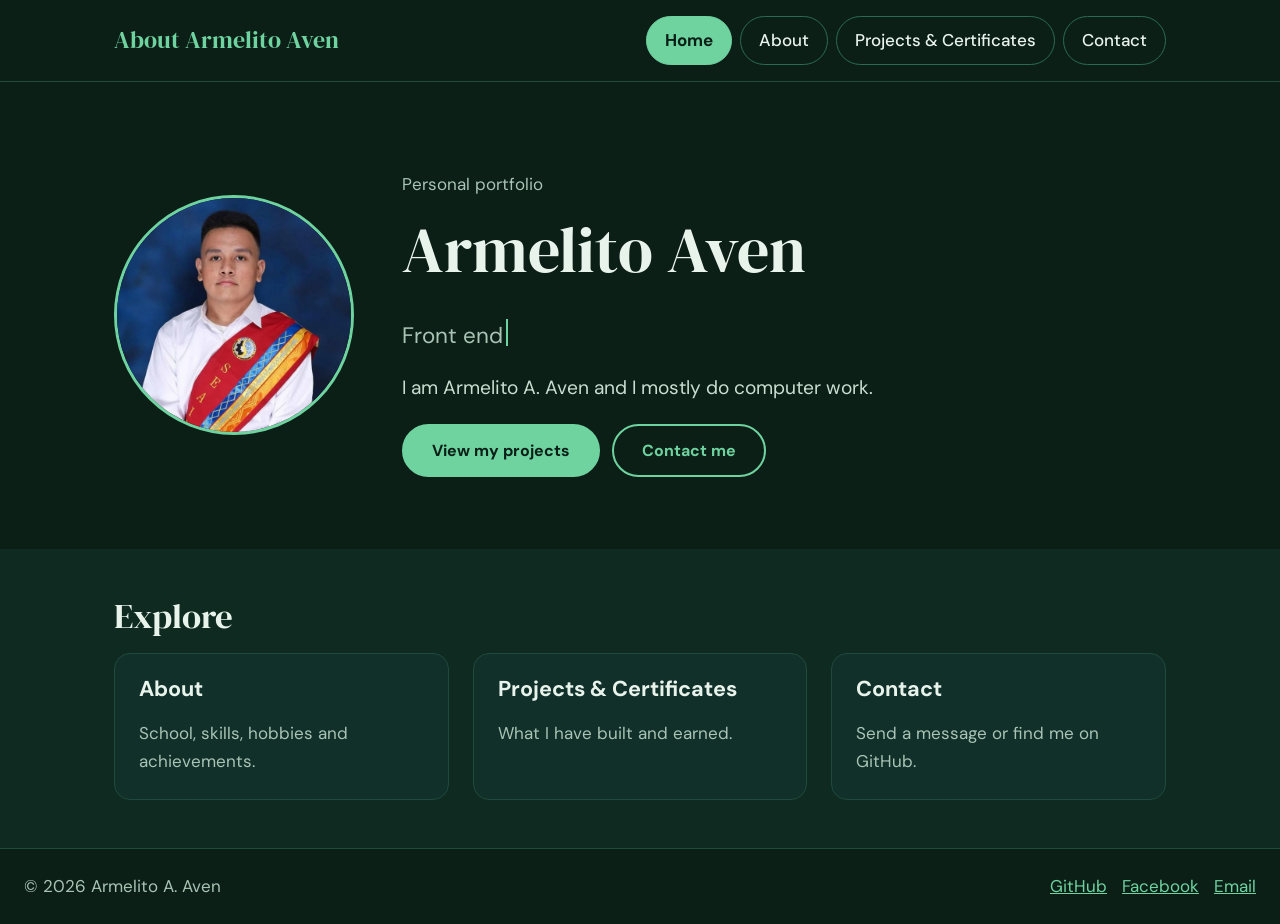
<file: index.html>
<!doctype html>
<html lang="en">
<head>
<meta charset="utf-8">
<meta name="viewport" content="width=device-width, initial-scale=1">
<title>Armelito Aven | Personal Portfolio</title>
<meta name="description" content="Personal portfolio of Armelito A. Aven, a student who does computer work and front end coding.">
<meta name="author" content="Armelito A. Aven">
<meta property="og:title" content="Armelito Aven | Personal Portfolio">
<meta property="og:description" content="Personal portfolio of Armelito A. Aven, a student who does computer work and front end coding.">
<meta property="og:image" content="assets/profile.jpg">
<meta name="theme-color" content="#0B1F17">
<link rel="icon" href="data:image/svg+xml,%3Csvg xmlns='http://www.w3.org/2000/svg' viewBox='0 0 64 64'%3E%3Crect width='64' height='64' rx='14' fill='%230B1F17'/%3E%3Ctext x='32' y='44' font-size='34' text-anchor='middle' fill='%236FD3A0' font-family='serif'%3EA%3C/text%3E%3C/svg%3E">
<link rel="preconnect" href="https://fonts.googleapis.com">
<link rel="stylesheet" href="https://fonts.googleapis.com/css2?family=DM+Serif+Display&family=DM+Sans:wght@400;500;700&display=swap">
<link rel="stylesheet" href="style.css">
</head>
<body>
<a class="skip" href="#main">Skip to content</a>
<header class="bar"><div class="bar-in">
<a class="brand" href="index.html">About Armelito Aven</a>
<button class="menu" aria-label="Open menu" aria-expanded="false" aria-controls="nav">Menu</button>
<nav id="nav" aria-label="Main"><a href="index.html" class=active aria-current=page>Home</a><a href="about.html">About</a><a href="projects.html">Projects &amp; Certificates</a><a href="contact.html">Contact</a></nav>
</div></header>
<main id="main">
<section class="hero"><img class="avatar" src="assets/profile.jpg" alt="Portrait of Armelito A. Aven in a white shirt and graduation sash" width="240" height="240">
<div class="hero-t"><p class="muted">Personal portfolio</p><h1>Armelito Aven</h1>
<p class="type" aria-live="off"><span id="typed">Student</span><span class="caret" aria-hidden="true"></span></p>
<p class="lead">I am Armelito A. Aven and I mostly do computer work.</p>
<div class="row"><a class="btn" href="projects.html">View my projects</a><a class="btn ghost" href="contact.html">Contact me</a></div></div></section>
<section class="alt"><div class="wrap"><h2>Explore</h2><div class="grid">
<a class="card link" href="about.html"><h3>About</h3><p>School, skills, hobbies and achievements.</p></a>
<a class="card link" href="projects.html"><h3>Projects &amp; Certificates</h3><p>What I have built and earned.</p></a>
<a class="card link" href="contact.html"><h3>Contact</h3><p>Send a message or find me on GitHub.</p></a>
</div></div></section>
</main>
<footer><p>&copy; <span id="year">2026</span> Armelito A. Aven</p><p><a href="https://github.com/aevengaming20-create" target="_blank" rel="noopener">GitHub</a> &nbsp; <a href="https://www.facebook.com/armelito.aven.7" target="_blank" rel="noopener">Facebook</a> &nbsp; <a href="mailto:aevengaming20@gmail.com">Email</a></p></footer>
<button class="top" aria-label="Back to top" hidden>Top</button>
<script src="script.js"></script>
</body>
</html>
</file>
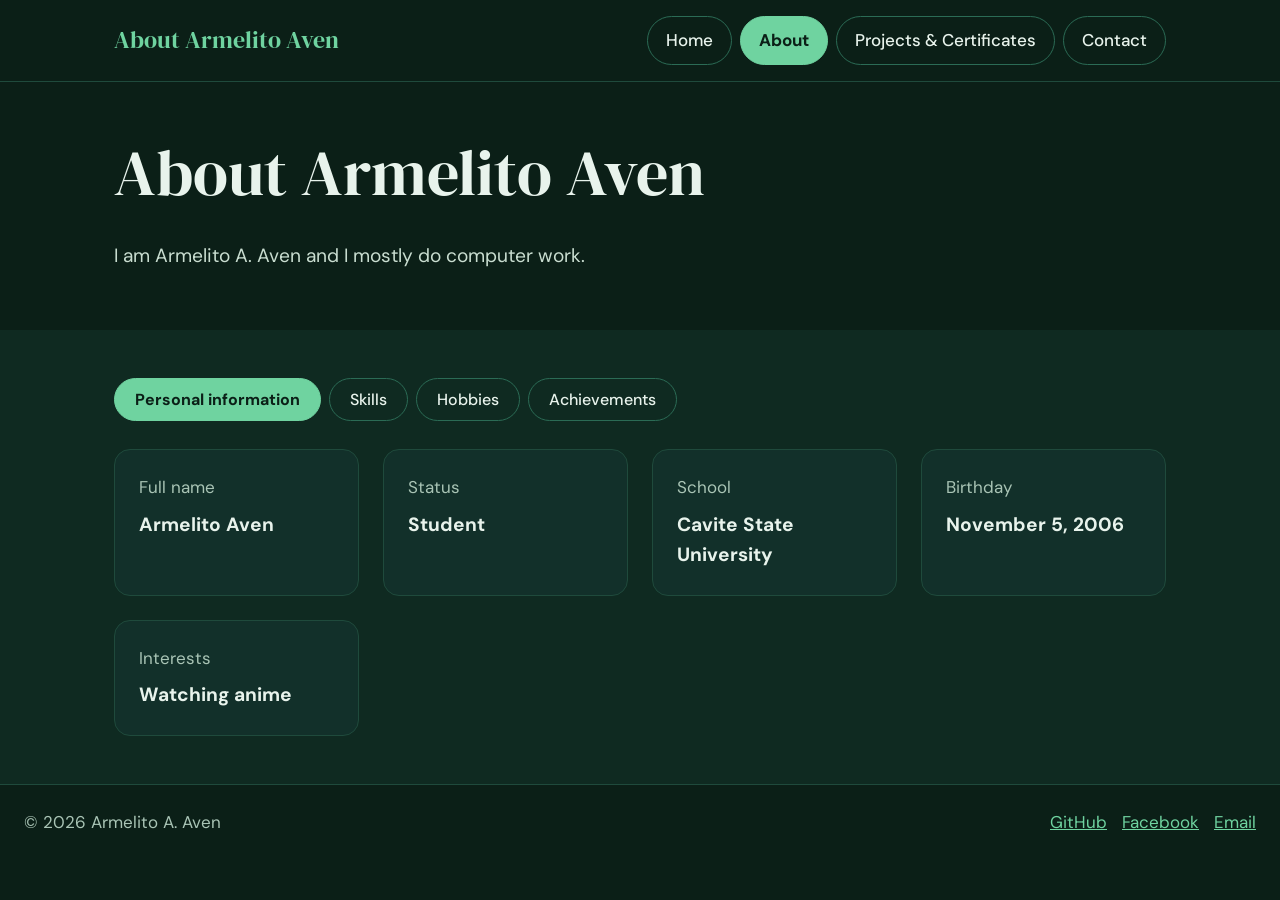
<file: about.html>
<!doctype html>
<html lang="en">
<head>
<meta charset="utf-8">
<meta name="viewport" content="width=device-width, initial-scale=1">
<title>About Armelito Aven</title>
<meta name="description" content="About Armelito A. Aven: school, skills, hobbies and achievements.">
<meta name="author" content="Armelito A. Aven">
<meta property="og:title" content="About Armelito Aven">
<meta property="og:description" content="About Armelito A. Aven: school, skills, hobbies and achievements.">
<meta property="og:image" content="assets/profile.jpg">
<meta name="theme-color" content="#0B1F17">
<link rel="icon" href="data:image/svg+xml,%3Csvg xmlns='http://www.w3.org/2000/svg' viewBox='0 0 64 64'%3E%3Crect width='64' height='64' rx='14' fill='%230B1F17'/%3E%3Ctext x='32' y='44' font-size='34' text-anchor='middle' fill='%236FD3A0' font-family='serif'%3EA%3C/text%3E%3C/svg%3E">
<link rel="preconnect" href="https://fonts.googleapis.com">
<link rel="stylesheet" href="https://fonts.googleapis.com/css2?family=DM+Serif+Display&family=DM+Sans:wght@400;500;700&display=swap">
<link rel="stylesheet" href="style.css">
</head>
<body>
<a class="skip" href="#main">Skip to content</a>
<header class="bar"><div class="bar-in">
<a class="brand" href="index.html">About Armelito Aven</a>
<button class="menu" aria-label="Open menu" aria-expanded="false" aria-controls="nav">Menu</button>
<nav id="nav" aria-label="Main"><a href="index.html">Home</a><a href="about.html" class=active aria-current=page>About</a><a href="projects.html">Projects &amp; Certificates</a><a href="contact.html">Contact</a></nav>
</div></header>
<main id="main">
<section class="wrap pad"><h1>About Armelito Aven</h1><p class="lead">I am Armelito A. Aven and I mostly do computer work.</p></section>
<section class="alt"><div class="wrap"><div class="tabs" role="tablist" aria-label="About sections">
<button role="tab" aria-selected="true" aria-controls="p1" id="t1">Personal information</button>
<button role="tab" aria-selected="false" aria-controls="p2" id="t2" tabindex="-1">Skills</button>
<button role="tab" aria-selected="false" aria-controls="p3" id="t3" tabindex="-1">Hobbies</button>
<button role="tab" aria-selected="false" aria-controls="p4" id="t4" tabindex="-1">Achievements</button></div>
<div role="tabpanel" id="p1" aria-labelledby="t1" class="panel grid">
<div class="card"><span class="muted">Full name</span><strong>Armelito Aven</strong></div>
<div class="card"><span class="muted">Status</span><strong>Student</strong></div>
<div class="card"><span class="muted">School</span><strong>Cavite State University</strong></div>
<div class="card"><span class="muted">Birthday</span><strong>November 5, 2006</strong></div>
<div class="card"><span class="muted">Interests</span><strong>Watching anime</strong></div></div>
<div role="tabpanel" id="p2" aria-labelledby="t2" class="panel grid" hidden>
<div class="card"><h3>Front end coding</h3><p>I build web pages with HTML, CSS and JavaScript, like this portfolio.</p></div>
<div class="card"><h3>Good communication skills</h3><p>I explain my ideas clearly and work well with other people.</p></div></div>
<div role="tabpanel" id="p3" aria-labelledby="t3" class="panel grid" hidden>
<div class="card"><h3>Anime watching</h3></div><div class="card"><h3>Playing games</h3></div><div class="card"><h3>Reading manga</h3></div><div class="card"><h3>Hanging out with friends</h3></div></div>
<div role="tabpanel" id="p4" aria-labelledby="t4" class="panel" hidden>
<div class="card empty"><h3>No achievements yet</h3><p>New achievements will be added here as they happen.</p></div></div>
</div></section>
</main>
<footer><p>&copy; <span id="year">2026</span> Armelito A. Aven</p><p><a href="https://github.com/aevengaming20-create" target="_blank" rel="noopener">GitHub</a> &nbsp; <a href="https://www.facebook.com/armelito.aven.7" target="_blank" rel="noopener">Facebook</a> &nbsp; <a href="mailto:aevengaming20@gmail.com">Email</a></p></footer>
<button class="top" aria-label="Back to top" hidden>Top</button>
<script src="script.js"></script>
</body>
</html>
</file>
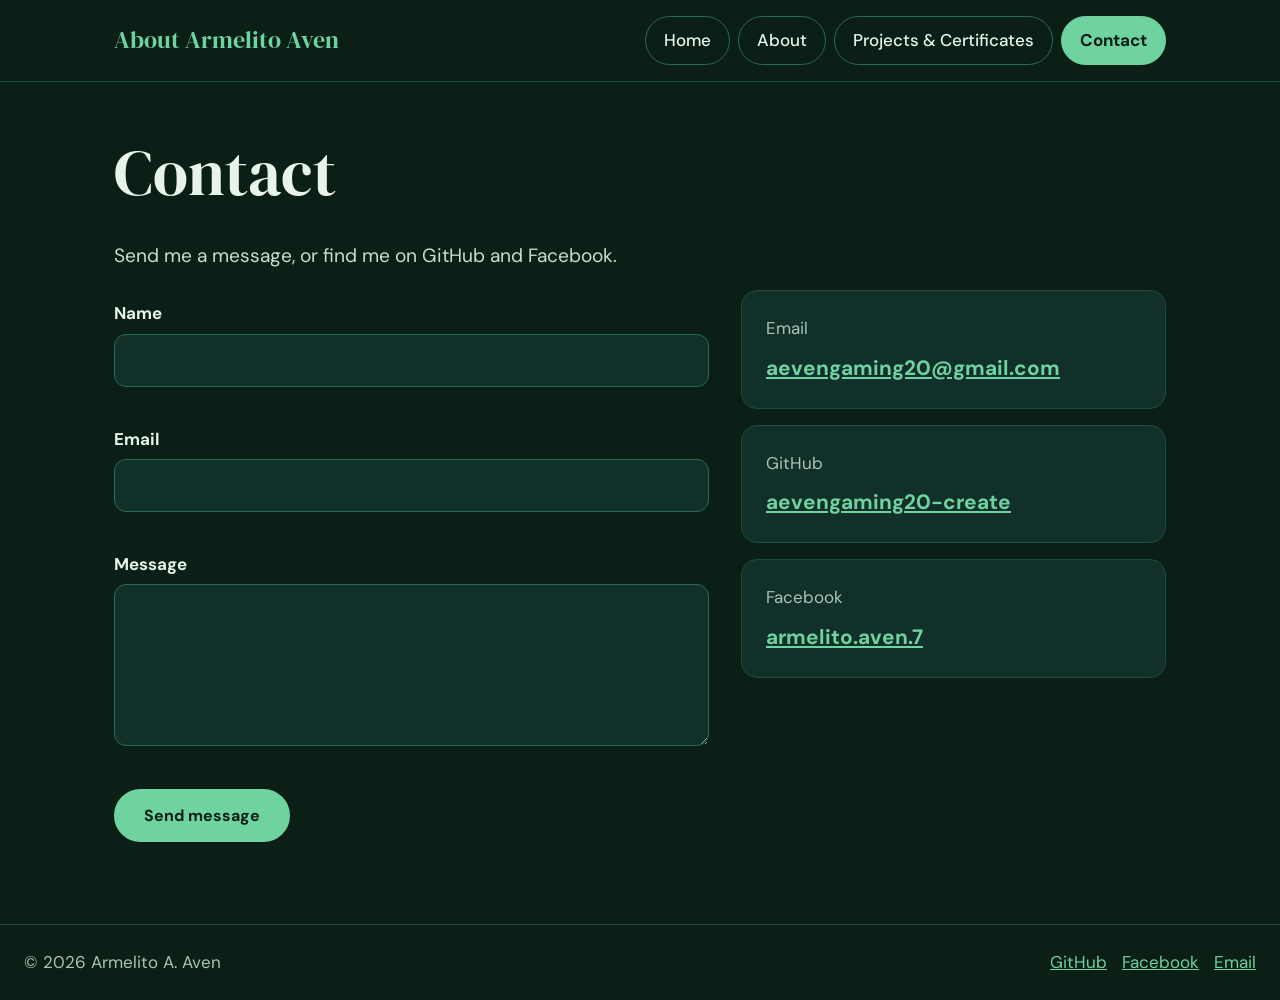
<file: contact.html>
<!doctype html>
<html lang="en">
<head>
<meta charset="utf-8">
<meta name="viewport" content="width=device-width, initial-scale=1">
<title>Contact | Armelito Aven</title>
<meta name="description" content="Contact Armelito A. Aven or visit his GitHub.">
<meta name="author" content="Armelito A. Aven">
<meta property="og:title" content="Contact | Armelito Aven">
<meta property="og:description" content="Contact Armelito A. Aven or visit his GitHub.">
<meta property="og:image" content="assets/profile.jpg">
<meta name="theme-color" content="#0B1F17">
<link rel="icon" href="data:image/svg+xml,%3Csvg xmlns='http://www.w3.org/2000/svg' viewBox='0 0 64 64'%3E%3Crect width='64' height='64' rx='14' fill='%230B1F17'/%3E%3Ctext x='32' y='44' font-size='34' text-anchor='middle' fill='%236FD3A0' font-family='serif'%3EA%3C/text%3E%3C/svg%3E">
<link rel="preconnect" href="https://fonts.googleapis.com">
<link rel="stylesheet" href="https://fonts.googleapis.com/css2?family=DM+Serif+Display&family=DM+Sans:wght@400;500;700&display=swap">
<link rel="stylesheet" href="style.css">
</head>
<body>
<a class="skip" href="#main">Skip to content</a>
<header class="bar"><div class="bar-in">
<a class="brand" href="index.html">About Armelito Aven</a>
<button class="menu" aria-label="Open menu" aria-expanded="false" aria-controls="nav">Menu</button>
<nav id="nav" aria-label="Main"><a href="index.html">Home</a><a href="about.html">About</a><a href="projects.html">Projects &amp; Certificates</a><a href="contact.html" class=active aria-current=page>Contact</a></nav>
</div></header>
<main id="main">
<section class="wrap pad"><h1>Contact</h1><p class="lead">Send me a message, or find me on GitHub and Facebook.</p>
<div class="two"><form id="form" novalidate>
<label for="n">Name</label><input id="n" name="name" autocomplete="name" required><small class="err" data-for="n"></small>
<label for="e">Email</label><input id="e" name="email" type="email" autocomplete="email" required><small class="err" data-for="e"></small>
<label for="m">Message</label><textarea id="m" name="message" rows="5" required></textarea><small class="err" data-for="m"></small>
<button class="btn" type="submit">Send message</button><p id="status" role="status"></p></form>
<div class="side"><aside class="card"><span class="muted">Email</span><a class="big" href="mailto:aevengaming20@gmail.com">aevengaming20@gmail.com</a></aside>
<aside class="card"><span class="muted">GitHub</span><a class="big" href="https://github.com/aevengaming20-create" target="_blank" rel="noopener">aevengaming20-create</a></aside>
<aside class="card"><span class="muted">Facebook</span><a class="big" href="https://www.facebook.com/armelito.aven.7" target="_blank" rel="noopener">armelito.aven.7</a></aside></div></div></section>
</main>
<footer><p>&copy; <span id="year">2026</span> Armelito A. Aven</p><p><a href="https://github.com/aevengaming20-create" target="_blank" rel="noopener">GitHub</a> &nbsp; <a href="https://www.facebook.com/armelito.aven.7" target="_blank" rel="noopener">Facebook</a> &nbsp; <a href="mailto:aevengaming20@gmail.com">Email</a></p></footer>
<button class="top" aria-label="Back to top" hidden>Top</button>
<script src="script.js"></script>
</body>
</html>
</file>
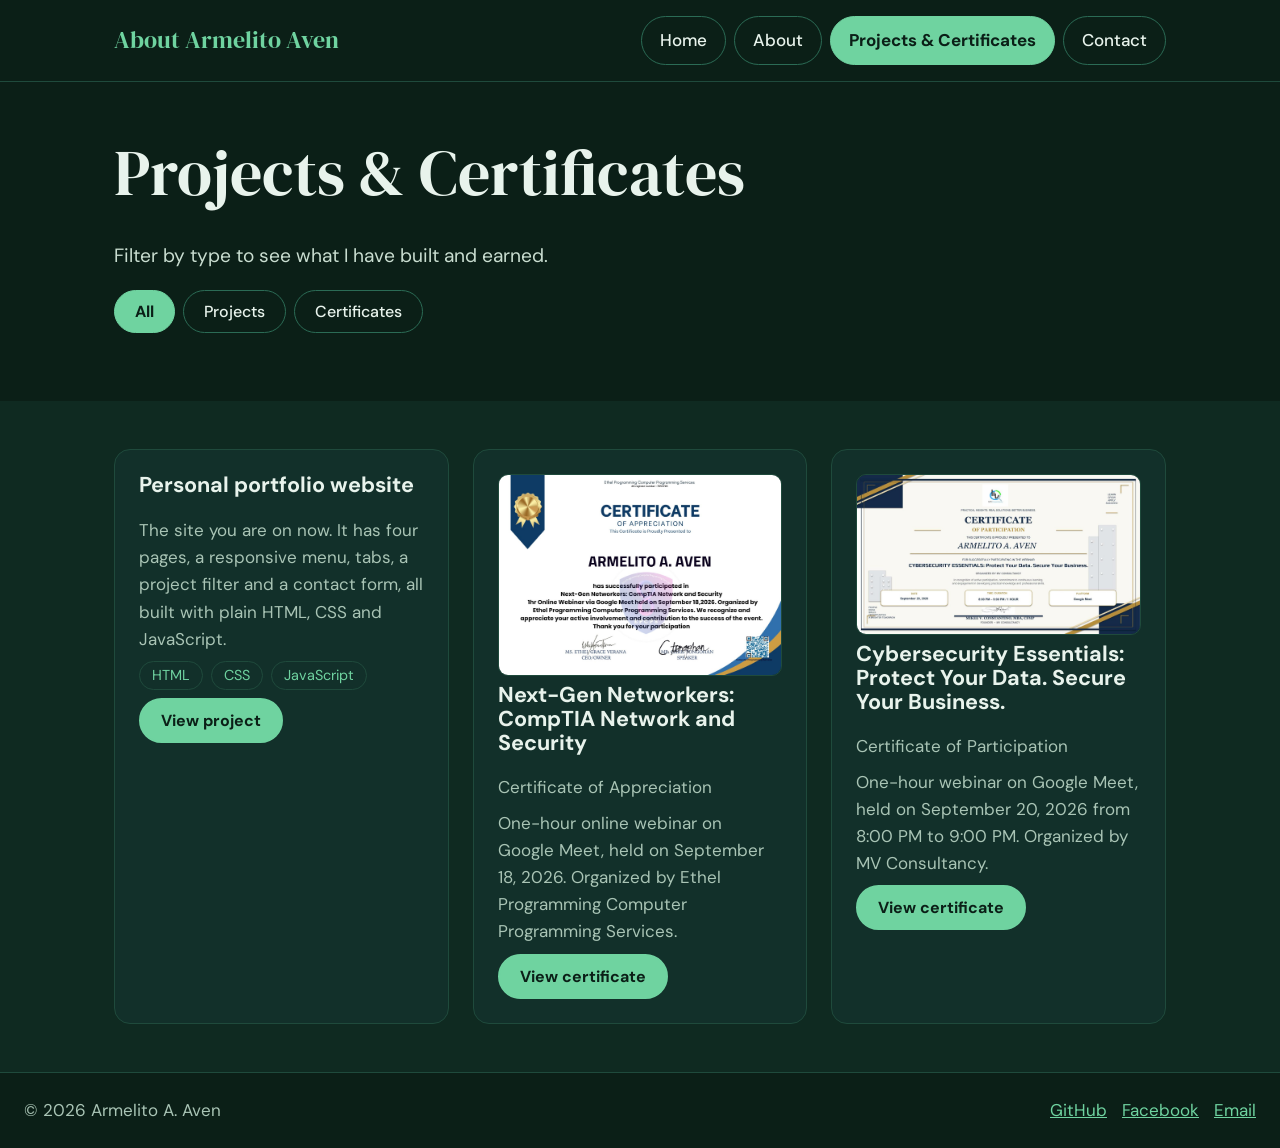
<file: projects.html>
<!doctype html>
<html lang="en">
<head>
<meta charset="utf-8">
<meta name="viewport" content="width=device-width, initial-scale=1">
<title>Projects &amp; Certificates | Armelito Aven</title>
<meta name="description" content="Projects and certificates by Armelito A. Aven.">
<meta name="author" content="Armelito A. Aven">
<meta property="og:title" content="Projects &amp; Certificates | Armelito Aven">
<meta property="og:description" content="Projects and certificates by Armelito A. Aven.">
<meta property="og:image" content="assets/profile.jpg">
<meta name="theme-color" content="#0B1F17">
<link rel="icon" href="data:image/svg+xml,%3Csvg xmlns='http://www.w3.org/2000/svg' viewBox='0 0 64 64'%3E%3Crect width='64' height='64' rx='14' fill='%230B1F17'/%3E%3Ctext x='32' y='44' font-size='34' text-anchor='middle' fill='%236FD3A0' font-family='serif'%3EA%3C/text%3E%3C/svg%3E">
<link rel="preconnect" href="https://fonts.googleapis.com">
<link rel="stylesheet" href="https://fonts.googleapis.com/css2?family=DM+Serif+Display&family=DM+Sans:wght@400;500;700&display=swap">
<link rel="stylesheet" href="style.css">
</head>
<body>
<a class="skip" href="#main">Skip to content</a>
<header class="bar"><div class="bar-in">
<a class="brand" href="index.html">About Armelito Aven</a>
<button class="menu" aria-label="Open menu" aria-expanded="false" aria-controls="nav">Menu</button>
<nav id="nav" aria-label="Main"><a href="index.html">Home</a><a href="about.html">About</a><a href="projects.html" class=active aria-current=page>Projects &amp; Certificates</a><a href="contact.html">Contact</a></nav>
</div></header>
<main id="main">
<section class="wrap pad"><h1>Projects &amp; Certificates</h1><p class="lead">Filter by type to see what I have built and earned.</p>
<div class="tabs filters" role="group" aria-label="Filter"><button class="on" data-f="all" aria-pressed="true">All</button><button data-f="project" aria-pressed="false">Projects</button><button data-f="cert" aria-pressed="false">Certificates</button></div></section>
<section class="alt"><div class="wrap"><div class="grid" id="items">
<article class="card" data-type="project"><h3>Personal portfolio website</h3><p>The site you are on now. It has four pages, a responsive menu, tabs, a project filter and a contact form, all built with plain HTML, CSS and JavaScript.</p><p class="tags"><span>HTML</span><span>CSS</span><span>JavaScript</span></p><a class="btn small" href="index.html">View project</a></article>
<article class="card cert" data-type="cert"><a href="assets/certificate-compTIA-network-security.jpg" target="_blank" rel="noopener"><img src="assets/certificate-compTIA-network-security.jpg" alt="Certificate of Appreciation for Armelito A. Aven for the Next-Gen Networkers: CompTIA Network and Security webinar" loading="lazy"></a><h3>Next-Gen Networkers: CompTIA Network and Security</h3><p class="muted">Certificate of Appreciation</p><p>One-hour online webinar on Google Meet, held on September 18, 2026. Organized by Ethel Programming Computer Programming Services.</p><a class="btn small" href="assets/certificate-compTIA-network-security.jpg" target="_blank" rel="noopener">View certificate</a></article>
<article class="card cert" data-type="cert"><a href="assets/certificate-cybersecurity-essentials.jpg" target="_blank" rel="noopener"><img src="assets/certificate-cybersecurity-essentials.jpg" alt="Certificate of Participation for Armelito A. Aven for the Cybersecurity Essentials webinar" loading="lazy"></a><h3>Cybersecurity Essentials: Protect Your Data. Secure Your Business.</h3><p class="muted">Certificate of Participation</p><p>One-hour webinar on Google Meet, held on September 20, 2026 from 8:00 PM to 9:00 PM. Organized by MV Consultancy.</p><a class="btn small" href="assets/certificate-cybersecurity-essentials.jpg" target="_blank" rel="noopener">View certificate</a></article>
</div></div></section>
</main>
<footer><p>&copy; <span id="year">2026</span> Armelito A. Aven</p><p><a href="https://github.com/aevengaming20-create" target="_blank" rel="noopener">GitHub</a> &nbsp; <a href="https://www.facebook.com/armelito.aven.7" target="_blank" rel="noopener">Facebook</a> &nbsp; <a href="mailto:aevengaming20@gmail.com">Email</a></p></footer>
<button class="top" aria-label="Back to top" hidden>Top</button>
<script src="script.js"></script>
</body>
</html>
</file>
<file: style.css>
:root{--bg:#0B1F17;--alt:#0F2A21;--surf:#12302A;--line:#1F4A3C;--acc:#6FD3A0;--text:#E8F3EC;--mut:#A9C4B5}
*{box-sizing:border-box}html{scroll-behavior:smooth}
body{margin:0;background:var(--bg);color:var(--text);font:17px/1.6 'DM Sans',system-ui,sans-serif}
h1,h2,h3{font-family:'DM Serif Display',Georgia,serif;font-weight:400;line-height:1.1;margin:0 0 .5em}
h1{font-size:clamp(2.4rem,6vw,4rem)}h2{font-size:2.2rem}h3{font-size:1.35rem;font-family:'DM Sans',sans-serif;font-weight:700}
a{color:var(--acc)}a:hover{color:#B8F0D2}
:focus-visible{outline:3px solid var(--acc);outline-offset:3px}
.skip{position:absolute;left:-999px;top:8px;background:var(--acc);color:var(--bg);padding:8px 14px;border-radius:8px;z-index:50}.skip:focus{left:8px}
.muted{color:var(--mut)}.wrap{max-width:1100px;margin:0 auto;padding:0 24px}.pad{padding-top:56px;padding-bottom:40px}
.alt{background:var(--alt);padding:48px 0}.lead{font-size:1.2rem;color:#C9DDD0;max-width:60ch}
.bar{position:sticky;top:0;z-index:20;background:var(--bg);border-bottom:1px solid var(--line)}
.bar-in{max-width:1100px;margin:0 auto;padding:16px 24px;display:flex;align-items:center;justify-content:space-between;gap:16px;flex-wrap:wrap}
.brand{font-family:'DM Serif Display',serif;font-size:1.5rem;color:var(--acc);text-decoration:none}
nav{display:flex;gap:8px;flex-wrap:wrap}
nav a{padding:10px 18px;border-radius:999px;border:1px solid #2B6B55;color:var(--text);text-decoration:none;font-weight:500;transition:background .2s,color .2s}
nav a:hover{background:var(--surf)}nav a.active{background:var(--acc);color:var(--bg);border-color:var(--acc);font-weight:700}
.menu{display:none;background:none;border:1px solid #2B6B55;color:var(--text);padding:10px 18px;border-radius:999px;font:inherit;cursor:pointer}
.hero{max-width:1100px;margin:0 auto;padding:72px 24px;display:flex;flex-wrap:wrap;align-items:center;gap:48px}
.avatar{width:240px;height:240px;border-radius:50%;border:3px solid var(--acc);object-fit:cover;flex:none}
.hero-t{flex:1;min-width:280px}.type{font-size:1.4rem;color:var(--mut);margin:0 0 12px;min-height:2rem}
.caret{display:inline-block;width:2px;height:1.2em;background:var(--acc);margin-left:3px;vertical-align:-3px;animation:b 1s steps(1) infinite}
@keyframes b{50%{opacity:0}}
.row{display:flex;flex-wrap:wrap;gap:12px;margin-top:20px}
.btn{display:inline-block;padding:14px 28px;border-radius:999px;background:var(--acc);color:var(--bg);font:700 1rem 'DM Sans',sans-serif;border:2px solid var(--acc);text-decoration:none;cursor:pointer;transition:transform .15s,background .2s}
.btn:hover{background:#B8F0D2;color:var(--bg);transform:translateY(-2px)}.btn:active{transform:scale(.97)}
.btn.ghost{background:none;color:var(--acc)}.btn.ghost:hover{background:var(--surf);color:#B8F0D2}.btn.small{padding:10px 20px;align-self:flex-start}
.grid{display:grid;grid-template-columns:repeat(auto-fit,minmax(240px,1fr));gap:24px}
.card{background:var(--surf);border:1px solid var(--line);border-radius:16px;padding:24px;display:flex;flex-direction:column;gap:8px}
.card p{margin:0;color:var(--mut)}.card strong{font-size:1.2rem}.card.empty{border-style:dashed}
a.card.link{text-decoration:none;color:var(--text);transition:border-color .2s,transform .15s}a.card.link:hover{border-color:var(--acc);transform:translateY(-3px)}
.tabs{display:flex;flex-wrap:wrap;gap:8px;margin-bottom:28px}
.tabs button{background:none;border:1px solid #2B6B55;color:var(--text);padding:10px 20px;border-radius:999px;font:500 1rem 'DM Sans',sans-serif;cursor:pointer;transition:background .2s}
.tabs button:hover{background:var(--surf)}.tabs button[aria-selected=true],.tabs button.on{background:var(--acc);color:var(--bg);border-color:var(--acc);font-weight:700}
.tags{display:flex;gap:8px;flex-wrap:wrap}.tags span{border:1px solid var(--line);border-radius:999px;padding:2px 12px;font-size:.9rem;color:var(--acc)}
[hidden]{display:none!important}
.two{display:grid;grid-template-columns:minmax(0,1.4fr) minmax(0,1fr);gap:32px;align-items:start}
form{display:flex;flex-direction:column;gap:6px}label{font-weight:700;margin-top:10px}
input,textarea{background:var(--surf);border:1px solid #2B6B55;border-radius:12px;color:var(--text);padding:12px 14px;font:inherit;width:100%}
input[aria-invalid=true],textarea[aria-invalid=true]{border-color:#FF9C8A}.err{color:#FFB4A6;min-height:1.2em}
form .btn{align-self:flex-start;margin-top:14px}#status{min-height:1.6em;margin:8px 0 0}
.side{display:grid;gap:16px}.cert img{width:100%;height:auto;border-radius:10px;border:1px solid var(--line);display:block}.big{font-size:1.3rem;font-weight:700;overflow-wrap:anywhere}
footer{display:flex;justify-content:space-between;flex-wrap:wrap;gap:12px;padding:24px;border-top:1px solid var(--line);color:var(--mut)}footer p{margin:0}
.top{position:fixed;right:20px;bottom:20px;width:52px;height:52px;border-radius:50%;border:0;background:var(--acc);color:var(--bg);font-weight:700;cursor:pointer}
@media(max-width:760px){.menu{display:block}nav{display:none;width:100%;flex-direction:column}nav.open{display:flex}.two{grid-template-columns:1fr}.hero{padding:40px 24px}}
@media(prefers-reduced-motion:reduce){*{animation:none!important;transition:none!important;scroll-behavior:auto!important}}
</file>
